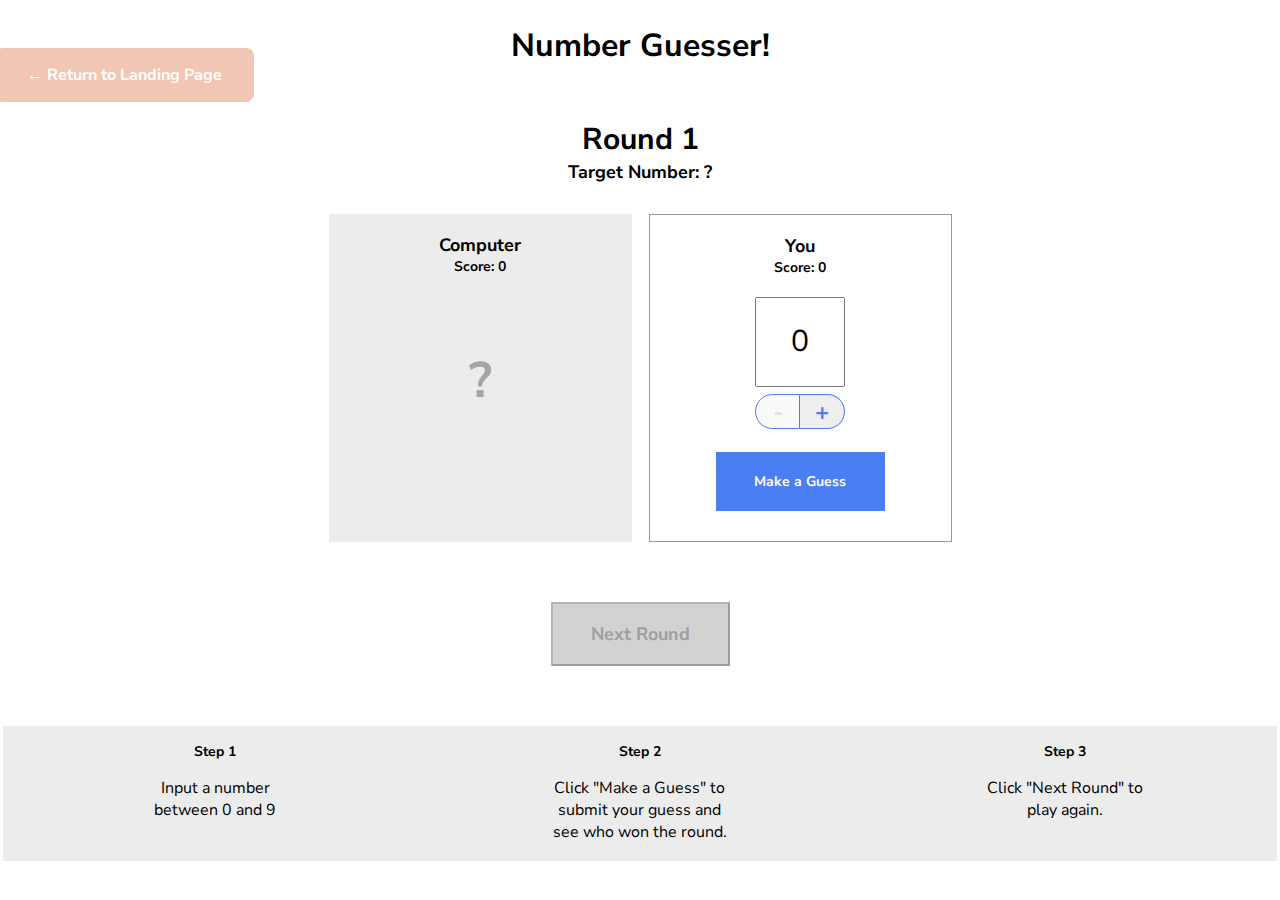
<file: projects/js-project-1/index.html>
<!doctype html>

<html>
  <head>
    <title>Number Guesser</title>
    <link href="https://fonts.googleapis.com/css?family=Nunito+Sans:400,700" rel="stylesheet">
    <link rel="stylesheet" href="./style.css">
  </head>
  <body>
    <div id="back-button">
      <a href="../../index.html"><p>← Return to Landing Page</p></a>
    </div>
    <div class="game-container">
      <header>
        <h1>Number Guesser!</h1>
      </header>
      
      <div class="rounds">
        <p class="round-label">Round <span id="round-number">1</span></p>
        <p class="guess-label">Target Number: <span id="target-number">?</span></p>
      </div>

      <div class="guessing-area">
        <div class="guess computer-guess">
          <div class="guess-title">
            <p class="guess-label">Computer</p>
            <p class="score-label">Score: <span id="computer-score">0</span></p>
          </div>
          <p id="computer-guess">?</p>
          <p class="winning-text" id="computer-wins"></p>
        </div>
        <div class="guess human-guess">
          <div class="guess-title">
            <p class="guess-label">You</p>
            <p class="score-label">Score: <span id="human-score">0</span></p>
          </div>
          <input type="number" id="human-guess" min=0 max=9 value=0>
          <div class="number-controls">
            <button class="number-control left" id="subtract" disabled>-</button>
            <button class="number-control right" id="add">+</button>
          </div>
          <button class="button" id="guess">Make a Guess</button>
        </div>
      </div>

      <div class="next-round-container">
        <button class="button" id="next-round" disabled>Next Round</button>
      </div>

    </div>
    
    <div class="instructions">
      <div class="instruction">
        <h3>Step 1</h3>
        <p>Input a number between 0 and 9</p>
      </div>
      <div class="instruction">
        <h3>Step 2</h3>
        <p>Click "Make a Guess" to submit your guess and see who won the round.</p>
      </div>
      <div class="instruction">
        <h3>Step 3</h3>
        <p>Click "Next Round" to play again.</p>
      </div>
    </div>

    <script src="./script.js"></script>
    <script src="./game.js"></script>
  </body>
</html>
</file>
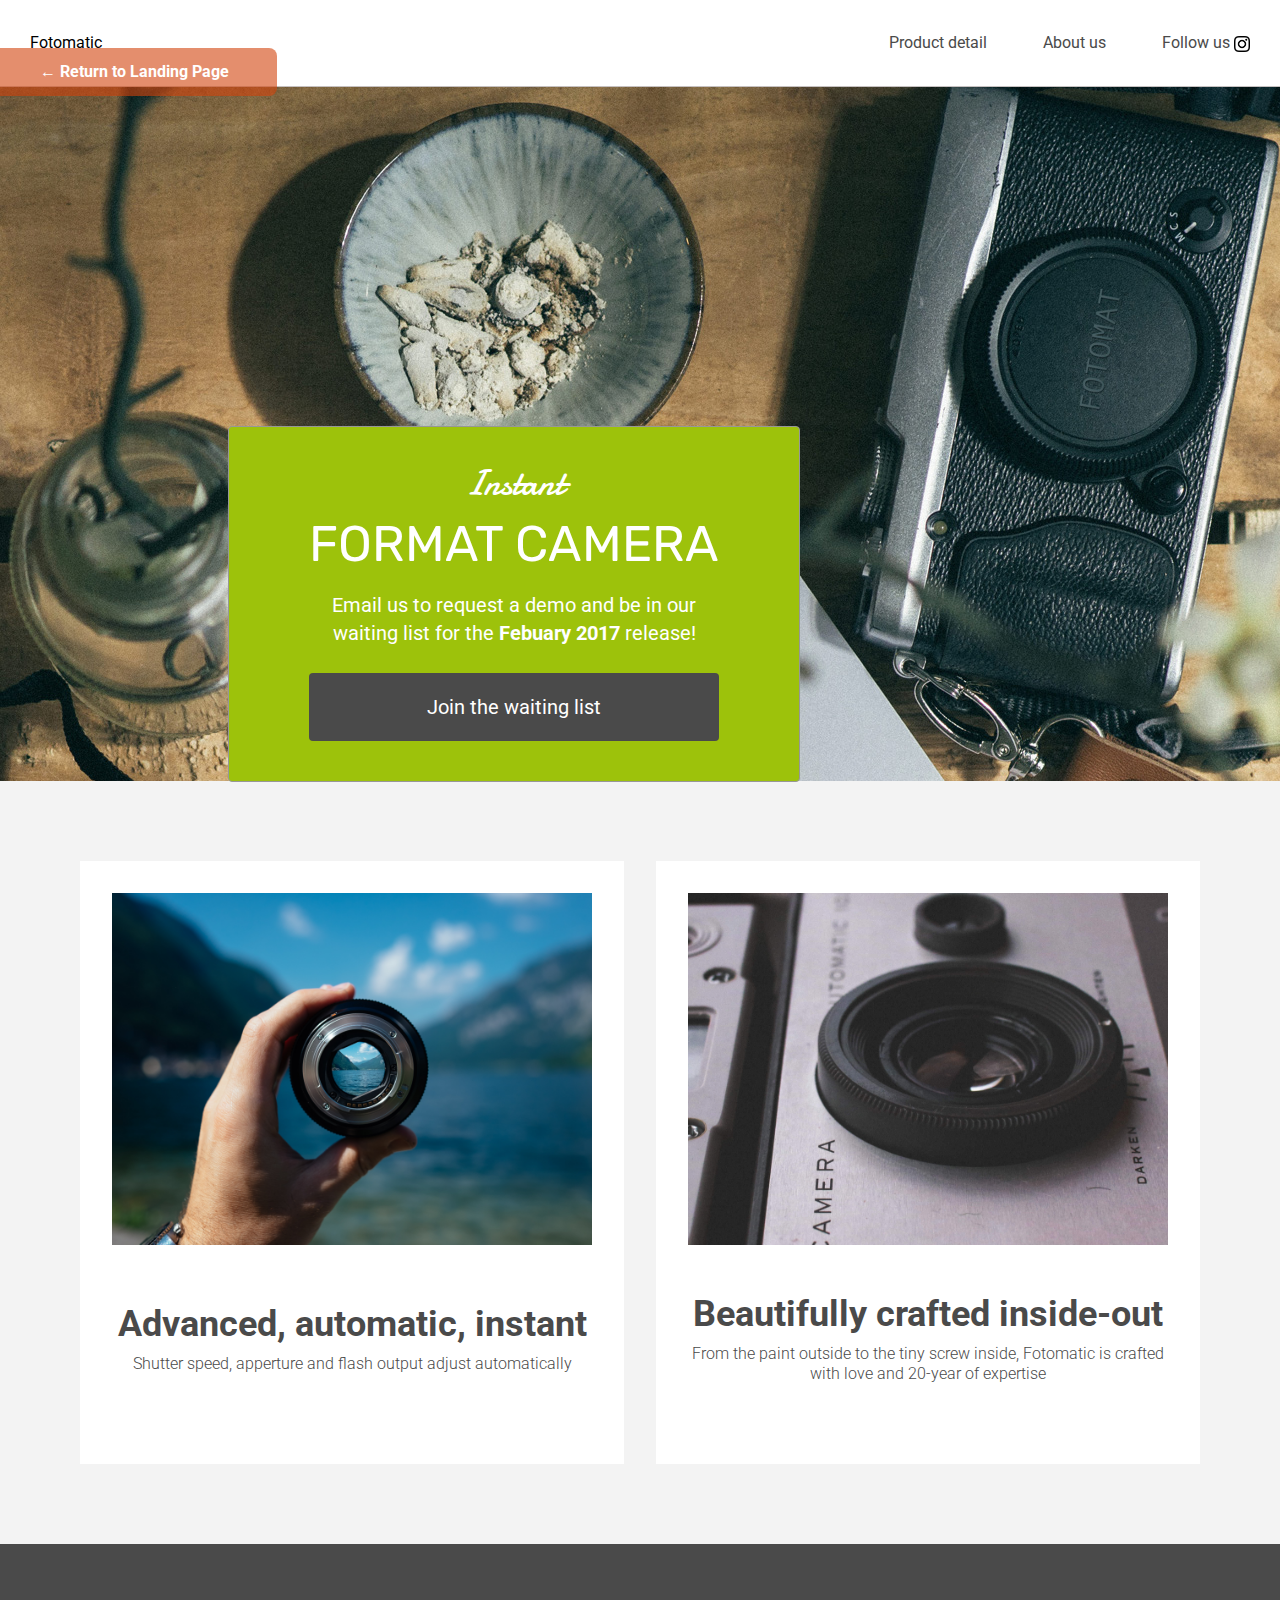
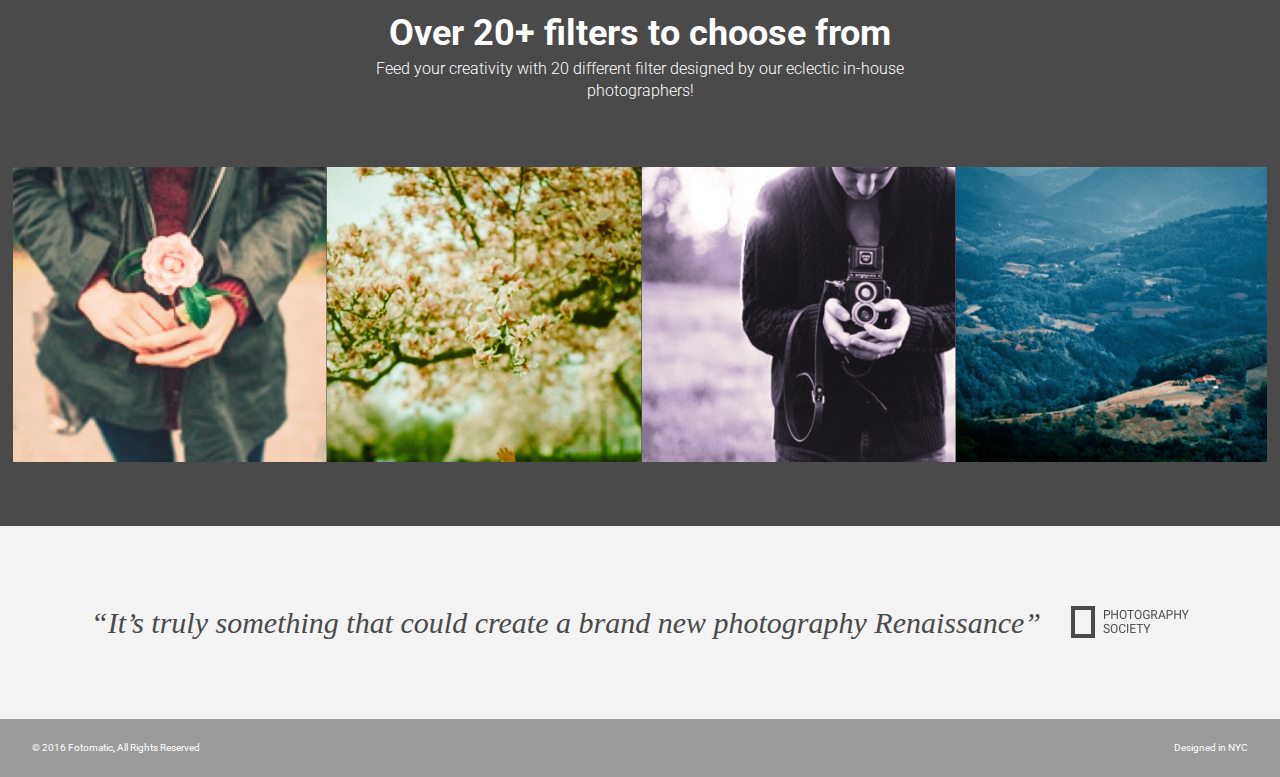
<file: projects/webdev-project-2/index.html>
<!DOCTYPE html>
<html>
  <head>
    <!-- Fonts -->
    <link href="https://fonts.googleapis.com/css?family=Damion" rel="stylesheet">
    <link href="https://fonts.googleapis.com/css?family=Rubik" rel="stylesheet">
    <link href="https://fonts.googleapis.com/css?family=Roboto:300,400,600,700" rel="stylesheet">
   
    <!-- Reset & Author Stylesheets -->
    <link href="./resources/css/reset.css" rel="stylesheet">
    <link href="./resources/css/style.css" rel="stylesheet">
    
    <!-- Define Charset & Viewport-->
    <meta name="viewport" content="width=device-width, initial-scale=1" />
    <meta charset="UTF-8">
  </head>

  <body>
    <div id="back-button">
      <a href="../../index.html"><p>← Return to Landing Page</p></a>
    </div>
    <!-- Header -->
    <header>
      <div class="content">
        <a href="index.html" class="desktop logo">Fotomatic</a>
        <nav class="desktop">
          <ul>
            <li><a href="#">Product detail</a></li>
            <li><a href="#">About us</a></li>
            <li><a href="https://www.instagram.com/">Follow us <span><img class="icon" src="./resources/images/instagram.png" alt=""></span></a></li>
          </ul>
        </nav>
        <nav class="mobile">
          <ul>
            <li><a href="#"><img src="./resources/images/ic-logo.svg"></a></li>
            <li><a href="#"><img src="./resources/images/ic-product-detail.svg"></a></li>
            <li><a href="#"><img src="./resources/images/ic-about-us.svg"></a></li>
            <li><a href="#" class="button">Join us</a></li>
          </ul>
        </nav>
      </div>
    </header>

    <!-- Main Content -->
    <div class="main-content">

      <!-- Sign Up Section -->
      <div id="sign-up-section" class="banner">
        <div id="sign-up-cta">
          <div class="content center">
            <div class="header">
              <h2 class="cursive">Instant</h2>
              <h1 class="striking">FORMAT CAMERA</h1>
            </div>
            <div class="email">
              <span>
                Email us to request a demo and be in our waiting list for the <strong>Febuary 2017</strong> release!
              </span>
              <div class="button">Join the waiting list</div>
            </div>
          </div>
        </div>
      </div>

      <!-- Features Section -->
      <div id="features-section">
        <div class="center">
          <div class="feature">
            <div class="image-container">
              <img src="./resources/images/feature-1.png" />
            </div>
            <div class="content">
              <h2>Advanced, automatic, instant</h2>
              <h3>Shutter speed, apperture and flash output adjust automatically</h3>
            </div>
          </div>
        </div>
        <div class="center">
          <div class="feature">
            <div class="image-container">
              <img src="./resources/images/feature-2.png" />
            </div>
            <div class="content">
              <h2>Beautifully crafted inside-out</h2>
              <h3>From the paint outside to the tiny screw inside, Fotomatic is crafted with love and 20-year of expertise</h3>
            </div>
          </div>
        </div>
      </div>

      <!-- Filters Section -->
      <div id="filters-section">
        <div class="content center">
          <h2>Over 20+ filters to choose from</h2>
          <h3>Feed your creativity with 20 different filter designed by our eclectic in-house photographers!</h3>
        </div>
        <div class="images-container">
          <div class="image-container">
            <img src="./resources/images/filter-1.png" />
          </div>
          <div class="image-container">
            <img src="./resources/images/filter-2.png" />
          </div>
          <div class="image-container">
            <img src="./resources/images/filter-3.png" />
          </div>
          <div class="image-container extra">
            <img src="./resources/images/filter-4.png" />
          </div>
        </div>
      </div>

      <!-- Quotes Section -->
      <div id="quotes-section">
        <div class="content center">
          <span class="quote">“It’s truly something that could create a brand new photography Renaissance”</span>
          <img class="quote-citation" src="./resources/images/photography-logo.png" />
        </div>
      </div>

      <!-- Footer -->
      <footer>
        <div class="content">
          <span class="copyright">© 2016  Fotomatic, All Rights Reserved</span>
          <span class="location">Designed in NYC</span>
        </div>
      </footer>

    </div>
  </body>
</html>
</file>
<file: projects/js-project-1/style.css>
* {
  font-family: 'Nunito Sans';
  box-sizing: border-box;
}

body {
  margin: 0 auto;
  padding: 3px;
  background-color: #fff;
}

.game-container {
  max-width: 640px;
  margin: 0 auto;
  text-align: center;
}

header {
  display: flex;
  justify-content: center
}

.rounds {
  display: flex;
  flex-direction: column;
  align-items: center;
  margin-bottom: 30px;
}

.round-label {
  font-size: 30px;
  font-weight: 700;
  margin-bottom: 0px;
}

.guess {
  min-width: 303px;
  height: 328px;
  display: flex;
  flex-direction: column;
  align-items: center;
  padding: 19px;
}

.guessing-area {
  display: flex;
  justify-content: space-around;
  align-items: flex-start;
  margin-bottom: 60px;
}

.guess-title {
  display: flex;
  flex-direction: column;
  align-items: center;
  justify-content: flex-start;
  margin-bottom: 20px;
}

.guess-label {
  font-size: 18px;
  font-weight: 700;
  margin: 0;
}

.score-label {
  font-size: 14px;
  font-weight: 700;
  margin: 0;
}

.target-guess {
  display: flex;
  flex-direction: column;
  align-items: center;
  justify-content: flex-start;
}

.computer-guess {
  background-color: #ececec;
}

#computer-guess {
  font-size: 50px;
  font-weight: 700;
  color: #a5a5a5;
}

.human-guess {
  border: 1px solid #979797;
}

.guess input {
  height: 90px;
  width: 90px;
  font-size: 30px;
  text-align: center;
  margin: 0 auto;
  margin-bottom: 7px;
}

.number-controls {
  font-size: 0;
  margin-bottom: 23px;
}

.number-control {
  border: solid 1px #4c7ef3;
  display: inline-block;
  width: 45px;
  height: 35px;
  font-size: 24px;
  font-weight: 700;
  color: #4c7ef3;
  cursor: pointer;
}

.number-controls button[disabled] {
  color: #dfdfdf;
  cursor: default;
}

.left {
  border-top-left-radius: 22.5px;
  border-bottom-left-radius: 22.5px;
}

.right {
  border-top-right-radius: 22.5px;
  border-bottom-right-radius: 22.5px;
  border-left-width: 0px;
}

.controls {
  display: flex;
  justify-content: space-around;
}

.button {
  background-color: #4c7ef3;
  color: #fff;
  cursor: pointer;
}

#guess {
  padding: 20px;
  width: 169px;
  height: 59px;
  border: none;
  font-weight: 700;
  font-size: 14px;
}

input[type=number]::-webkit-inner-spin-button {
  -webkit-appearance: none;
}

#next-round {
  width: 179px;
  height: 64px;
  font-size: 18px;
  font-weight: bold;
  margin-left: auto;
  margin-right: auto;
  margin-bottom: 60px;
}
  
.button[disabled] {
  background-color: #d2d2d2;
  color: #a0a0a0;
  cursor: default;
}

.instructions {
  background-color: #ececec;
  width: 100%;
  display: flex;
  justify-content: space-around;
}

.instruction {
  width: 180px;
  padding: 2px;
  text-align: center;
}

.instructions h3 {
  font-size: 14px;
}


.winning-text, .winning-text[disabled] {
  color: #ec3636;
  font-weight: 700;
}

#back-button {
  width: fit-content;
  height: fit-content;
  position: fixed;
  z-index: 200;
  padding: 0 2rem;
  background-color: rgb(211, 68, 12);
  border-radius: .5rem;
  top: 3rem;
  margin-left: -0.5rem;
  opacity: 0.3;
}

#back-button:hover {
  opacity: 1;
}

#back-button a {
  margin: auto 0;
  padding: 0;
  height: 100%;
  display: flex;
  align-items: center;
  text-decoration: none;
}

#back-button a p {
  color: white;
  font-weight: 700;
  font-size: 16px;
}
</file>
<file: projects/webdev-project-2/resources/css/style.css>
/* Universal Styles */

html {
  font-family: "Roboto", sans-serif;
  font-size: 16px;
  box-sizing: border-box;
}

*, *::before, *::after {
  box-sizing: inherit;
}

.main-content {
  position: relative;
  width: 100%;
  top: 5.3125rem; /* To offset for fixed header. */
}

.center {
  text-align: center;
}

.button {
  border-radius: 4px;
  background-color: #4a4a4a;
  color: white;
}

.image-container {
  overflow: hidden;
}

.image-container img {
  display: block;
  max-width: 100%;
}

@media only screen and (max-width: 895px) {
  .main-content {
    top: 2.5625rem;
  }
}

/* Header */

header {
  position: fixed;
  width: 100%;
  border-bottom: solid 1px #c6c1c1;
  background-color: white;
  z-index: 10;
}

header .content {
  display: flex;
  align-items: center;
  padding: 1.875rem;
}

header .logo {
  flex: 1;
}

header nav ul {
  display: flex;
}

nav li {
  padding-left: 3.5rem;
}

nav a {
  vertical-align: bottom;
  line-height: 1.6;
  font-size: 1rem;
  color: #4a4a4a;
}

header .icon {
  width: 1rem;
  height: auto;
  vertical-align: text-bottom;
}

header .mobile {
  display: none;
}

@media only screen and (max-width: 895px) {
  header .desktop {
    display: none;
  }

  header .mobile {
    position: fixed;
    display: block;
    width: 100%;
  }

  header .content {
    padding: 1.5rem 0;
  }

  header .mobile ul {
    display: flex;
    justify-content: space-around;
    align-items: center;
    width: 100%;
  }

  header .mobile li {
    padding: 0;
  }

  header .mobile .button {
    padding: .1875rem .5rem;
    background-color: #9dc20b;
    line-height: 1.6;
    color: white;
  }
}

/* Sign Up Section */

#sign-up-section {
  display: flex;
  justify-content: flex-start;
  align-items: flex-start;
  height: 43.5rem;
  background-image: url('../images/banner-landingpage.jpg');
  background-position: center;
  background-repeat: no-repeat;
  background-size: cover;
}

#sign-up-cta {
  position: relative;
  top: 171px;
  left: 10%;
  padding: 0 5rem 2.5rem 5rem;
  border: solid 1px #979797;
  border-radius: 4px;
  margin: 170px 100px;
  background-color: #9dc20b;
}

#sign-up-cta .content {
  width: 25.625rem;
  margin-top: 2rem;
  font-family: "Roboto", sans-serif;
  font-size: 1.25rem;
  line-height: 1.4;
  color: white;
}

#sign-up-cta h1 {
  font-size: 3.125rem;
}

#sign-up-cta h2 {
  font-size: 2.25rem;
}

#sign-up-cta span strong {
  font-weight: bold;
}

#sign-up-cta .cursive {
  font-family: "Damion", cursive;
}

#sign-up-cta .striking {
  font-family: "Rubik", sans-serif;
  padding-bottom: .75rem;
}

#sign-up-cta .button {
  margin-top: 1.625rem;
  padding: 1.25rem 7.25rem;
}

@media only screen and (max-width: 895px) {
  #sign-up-section {
    align-items: center;
    justify-content: center;
    height: 28rem;
  }

  #sign-up-cta {
    position: static;
    /* width: 100%; /* Jadi lenmaciem */
    width: auto; /* 👍 */
    height: auto;
    background-color: transparent;
    border: none;
  }

  #sign-up-cta .content {
    margin-top: 0;
  }

  #sign-up-cta .email {
    display: none;
  }

  #sign-up-cta h1 {
    font-size: 3.125rem;
  }

  #sign-up-cta h2 {
    font-size: 2.25rem;
  }
}

@media only screen and (max-width: 600px) {
  #sign-up-cta .email {
    display: none;
  }

  #sign-up-cta {
    padding: 0;
  }

  #sign-up-section {
    max-width: 100%;
    display: flex;
    flex-flow: column nowrap;
    overflow: hidden;
    padding: 0;
    margin: 0 auto;
  }

  #sign-up-cta h1.striking {
    width: 100%;
    font-size: 2.25rem;
    padding: 0;
  }

  #sign-up-cta h2 {
    font-size: 2rem;
  }

  #sign-up-cta .content .header {
    display: flex;
    flex-flow: column;
  }
}

/* Features Section */

#features-section {
  display: flex;
  flex-flow: row nowrap;
  justify-content: space-between;
  padding: 4rem 5%;
  background-color: #f3f3f3;
}

.feature {
  display: flex;
  flex-flow: column nowrap;
  align-items: center;
  justify-content: center;
  padding: 2rem;
  margin: 1rem;
  background-color: white;
}

.feature .image-container {
  height: 60%;
  overflow: hidden;
}

.feature .image-container img {
  width: 100%;
  margin: 0 auto;
}

.feature .content {
  height: 187px;
  display: flex;
  flex-flow: column nowrap;
  justify-content: center;
}

.feature h2 {
  padding-bottom: .5rem;
  font-size: 2.25rem;
  font-weight: bold;
  color: #4a4a4a;
  line-height: 1.2;
}

.feature h3 {
  font-size: 1rem;
  line-height: 1.2;
  font-weight: 300;
  color: #4a4a4a;
  line-height: 1.2;
}

@media only screen and (max-width: 890px) {
  .feature h2 {
    font-size: 1.125rem;
    line-height: 1.3;
    font-weight: normal;
  }

  .feature h3 {
    font-size: .875rem;
    line-height: 1.4;
  }
}

@media only screen and (max-width: 760px) {
  #features-section {
    flex-flow: column;
    padding: 0;
  }

  .feature {
    margin: 0;
    padding: 1.25rem 1rem 0 1rem;
  }
}

/* Filters Section */

#filters-section {
  display: flex;
  flex-flow: column nowrap;
  padding: 4rem 0;
  background-color: #4a4a4a;
}

#filters-section .content {
  padding: 0 .625rem;
  margin-bottom: 5rem;
  display: flex;
  flex-flow: column nowrap;
  justify-content: flex-end;
  align-items: center;
}

#filters-section .content h2 {
  line-height: 1.4;
  font-size: 2.25rem;
  font-weight: bold;
  color: white;
}

#filters-section .content h3 {
  width: 45%;
  font-size: 1rem;
  line-height: 1.4;
  font-weight: 300;
  color: white;
}

#filters-section .images-container {
  display: flex;
  flex-flow: row nowrap;
  max-width: 100%;
  padding: 0 1%;
  margin-top: -1rem;
}

#filters-section .images-container .image-container img {
  max-width: 100%;
  height: auto;
}

@media only screen and (max-width: 760px) {
  #filters-section {
    padding: 1.5rem 0 0 0;
  }

  #filters-section .content {
    margin-bottom: 1rem;
  }

  #filters-section .content h2 {
    padding-bottom: .625rem;
    font-size: 1.125rem;
    line-height: 1.3;
    font-weight: normal;
  }

  #filters-section .content h3 {
    width: 100%;
    font-size: .875rem;
    line-height: 1.4;
  }

  #filters-section .images-container {
    padding: 0;
    margin-top: 0;
  }

  #filters-section .extra {
    display: none;
  }
}

/* Quotes Section */

#quotes-section {
  background-color: #f3f3f3;
}

#quotes-section .content {
  padding: 5rem 0;
  display: flex;
  flex-flow: row nowrap;
  justify-content: center;
  align-items: center;
}

#quotes-section .quote {
  padding-right: 1.875rem;
  font-family: "Palatino", serif;
  font-size: 1.875rem;
  line-height: 1.1;
  font-style: italic;
  color: #4a4a4a;
}

#quotes-section quote-citation {
  height: 1.875rem;
}

@media only screen and (max-width: 760px) {
  #quotes-section .content {
    padding: 1.875rem .625rem;
    flex-flow: column nowrap;
  }

  #quotes-section .quote {
    padding: 0;
    font-size: 1.5rem;
    line-height: 1.4;
  }

  #quotes-section .quote-citation {
    margin: 1rem auto 0;
  }
}

/* Footer */

footer {
  background-color: #9b9b9b;
  padding: 1.5rem 2rem;
}

footer .content {
  color: white;
  display: flex;
  font-size: .75rem;
}

footer .copyright {
  flex-grow: 1;
}

@media only screen and (min-width: 760px) {
  footer .content {
    font-size: .625rem;
  }
}

#back-button {
  width: fit-content;
  height: fit-content;
  position: fixed;
  z-index: 2000;
  padding: 0 2rem;
  background-color: rgb(211, 68, 12);
  border-radius: .5rem;
  top: 3rem;
  margin-left: -0.5rem;
  opacity: 0.6;
}

#back-button:hover {
  opacity: 1;
}

#back-button a {
  margin: auto 0;
  padding: 0;
  height: 100%;
  display: flex;
  align-items: center;
  text-decoration: none;
}

#back-button a p {
  color: white;
  font-weight: 700;
  font-size: 16px;
  padding: 1rem;
}
</file>
